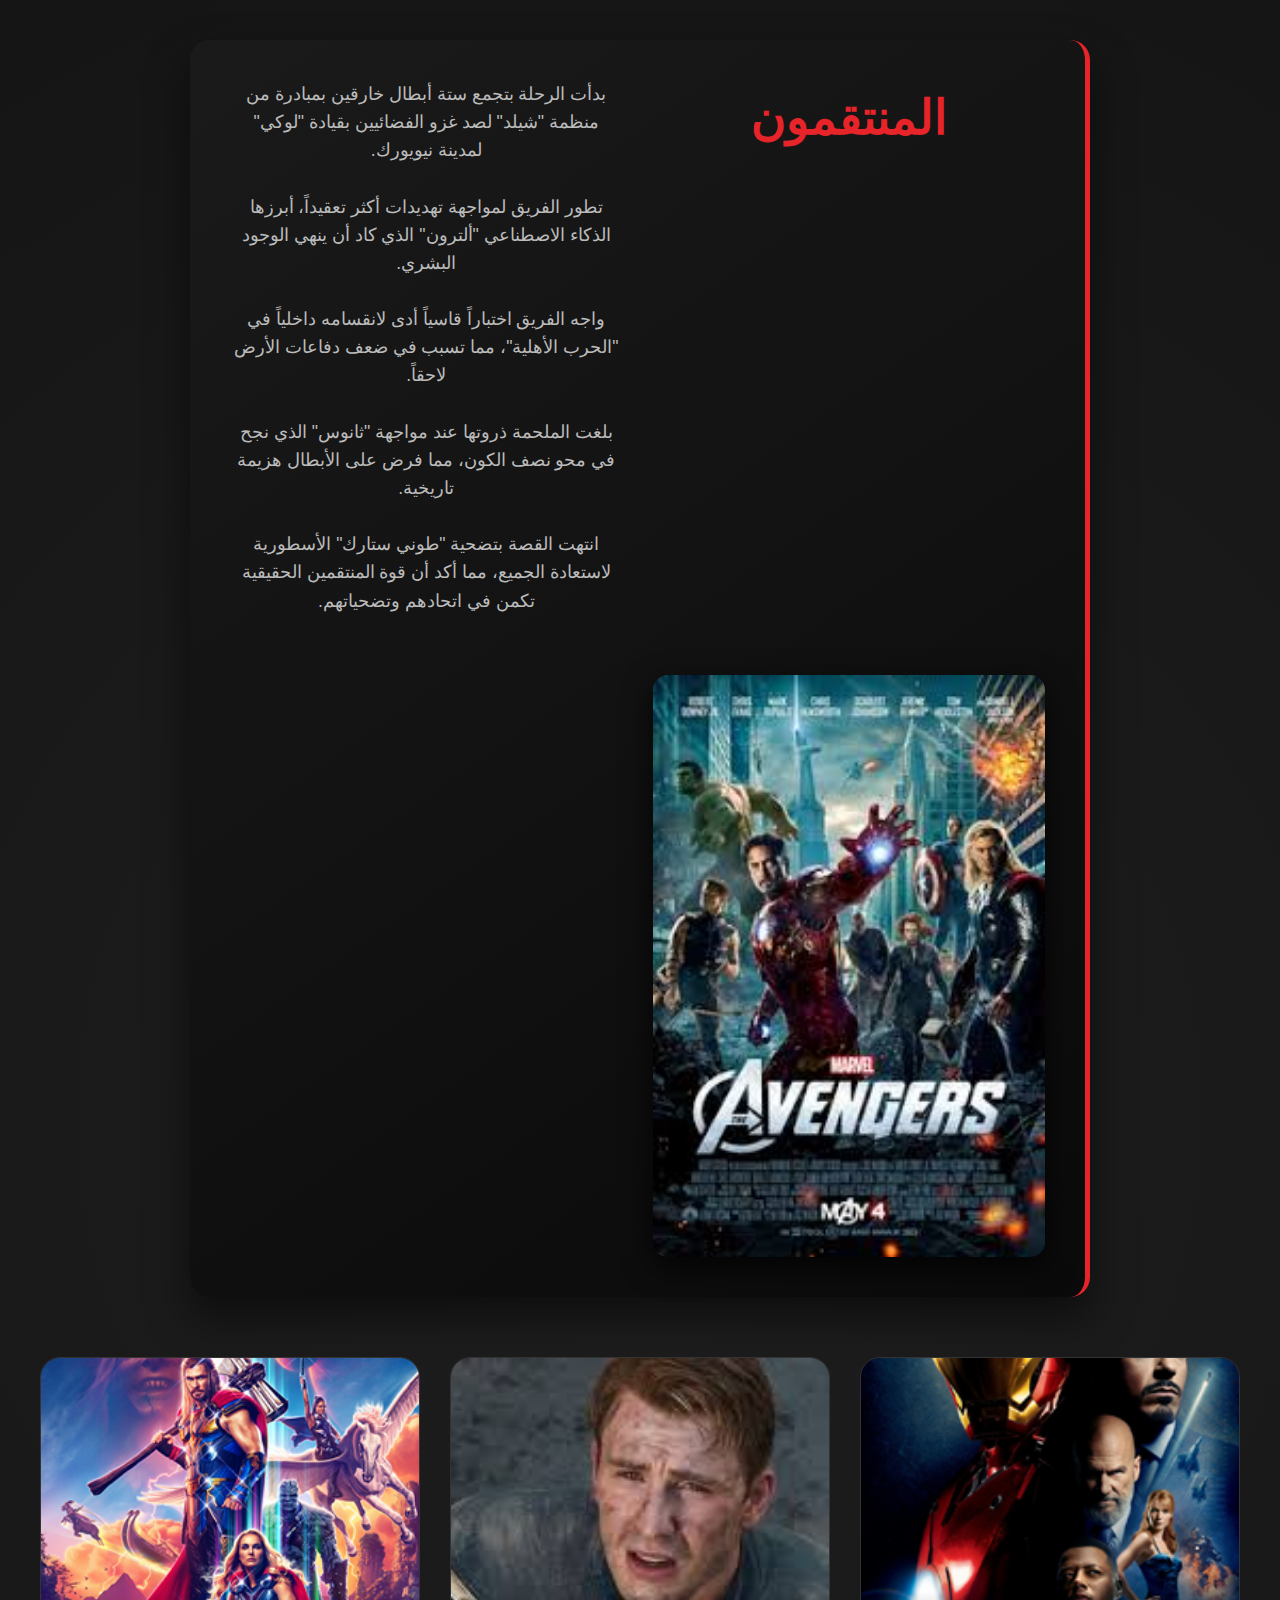
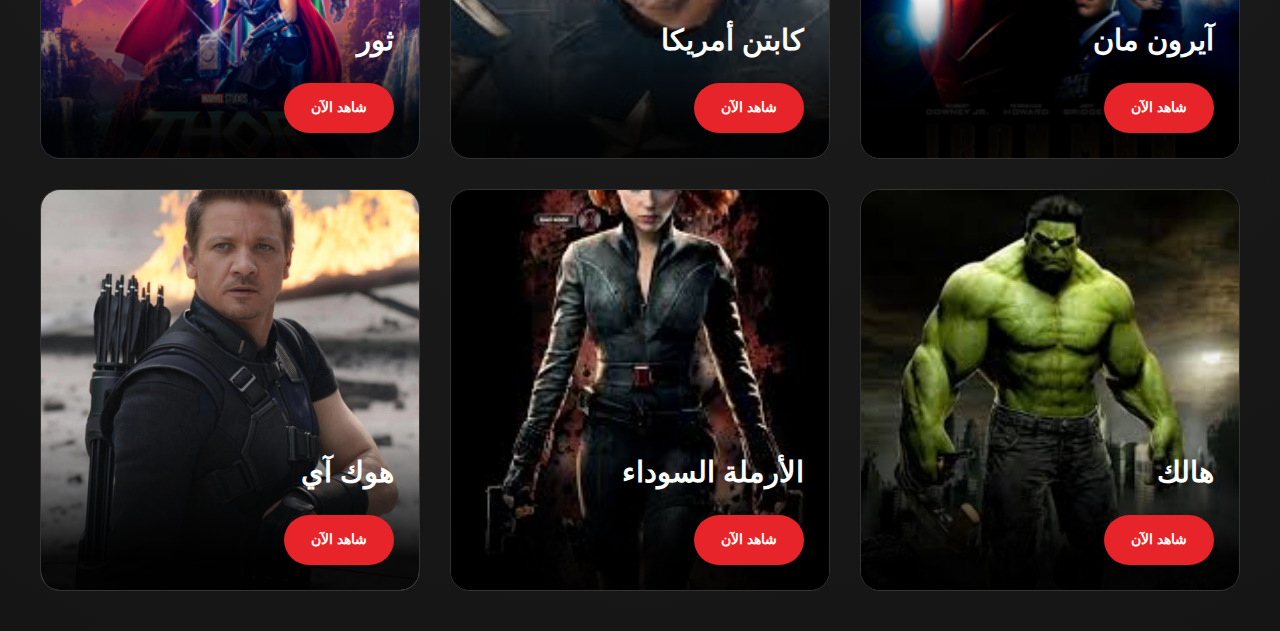
<file: marvel/another pages/avengers.html>
<!DOCTYPE html>
<html lang="ar" dir="rtl">
<head>
    <meta charset="UTF-8">
    <meta name="viewport" content="width=device-width, initial-scale=1.0">
    <title>Avengers</title>
    <link rel="stylesheet" href="https://cdnjs.cloudflare.com/ajax/libs/font-awesome/6.4.0/css/all.min.css">
    <link rel="stylesheet" href="index2.css">
    <link rel="stylesheet" href="teams.css">
</head>
<body>
    <div id="root"></div>
    <script src="teames.js"></script>
</body>
</html>
</file>
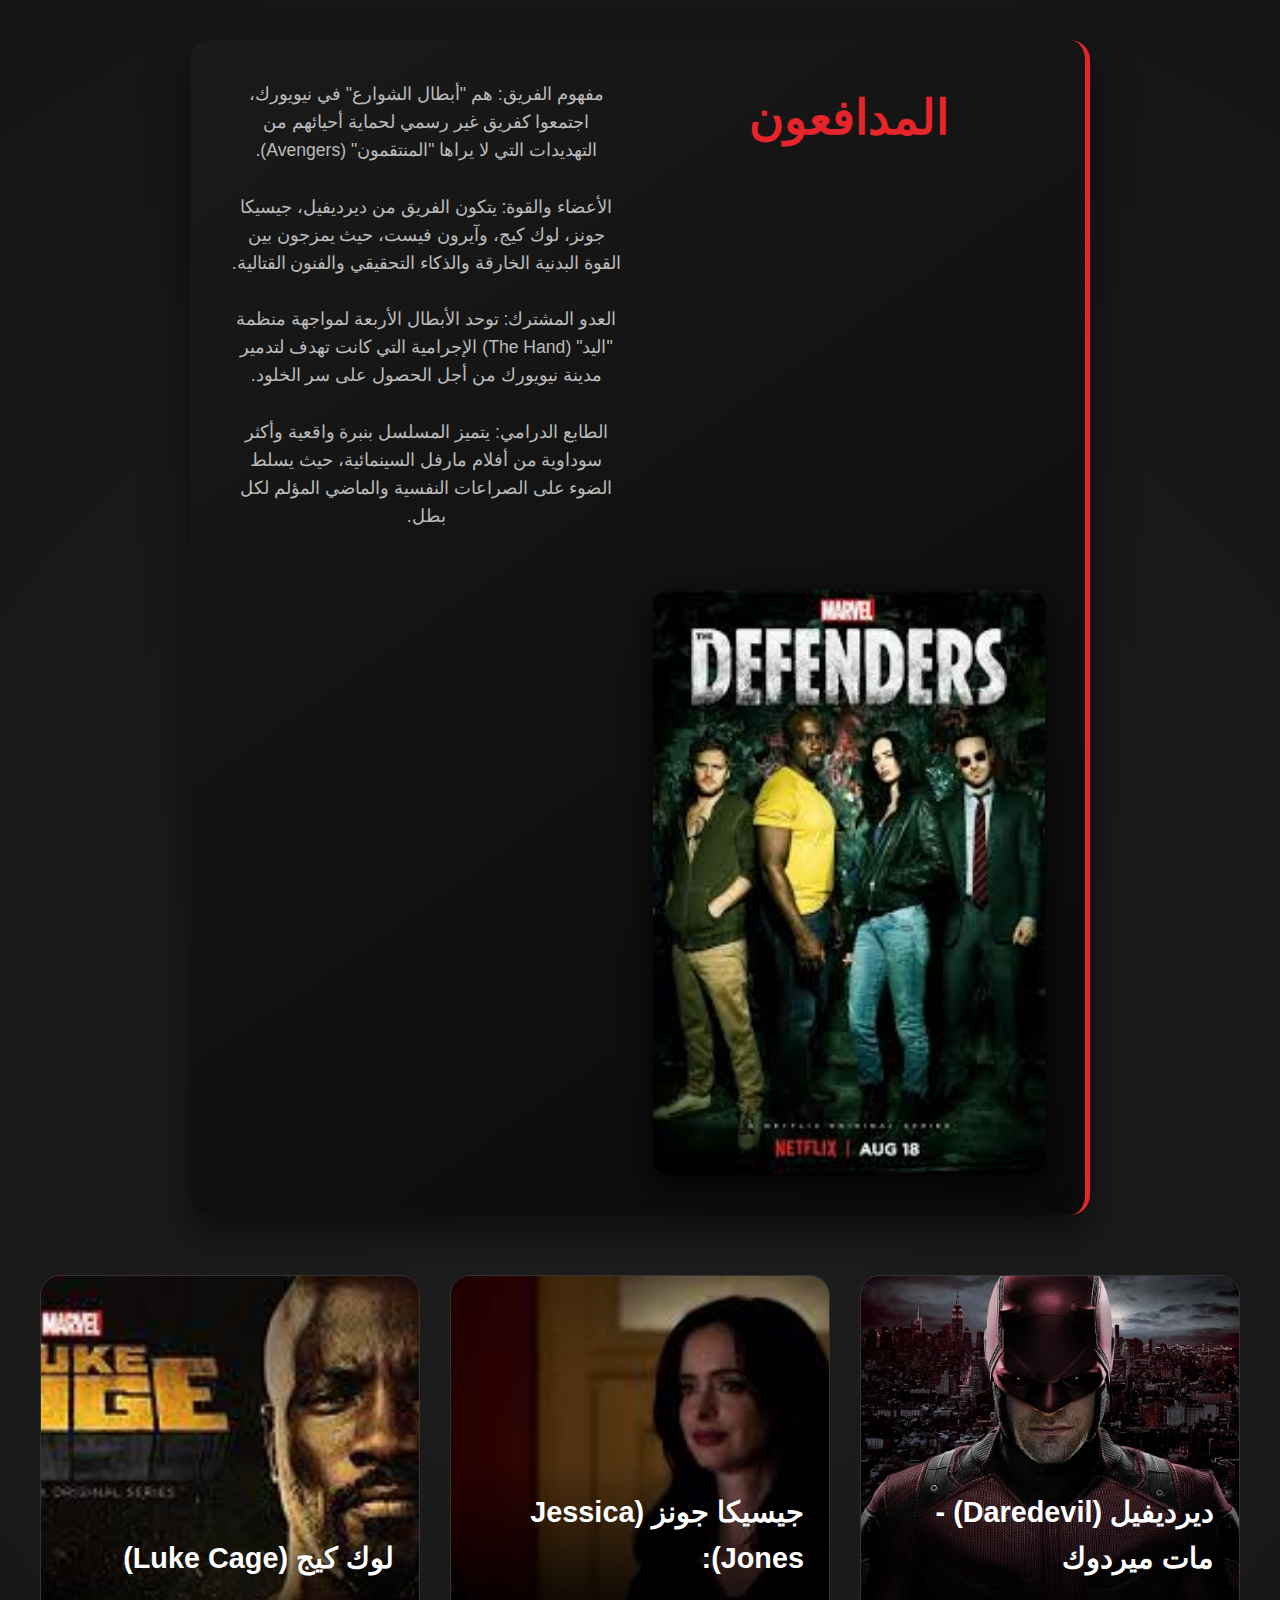
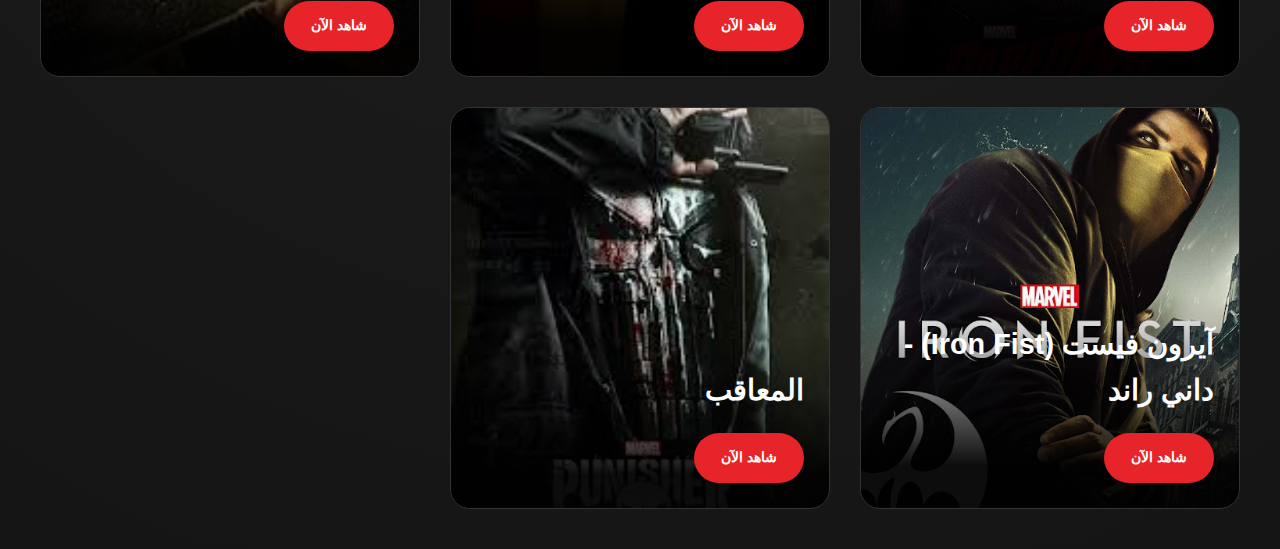
<file: marvel/another pages/Defeners.html>
<!DOCTYPE html>
<html lang="ar" dir="rtl">
<head>
    <meta charset="UTF-8">
    <meta name="viewport" content="width=device-width, initial-scale=1.0">
    <title>Defernce</title>
    <link rel="stylesheet" href="https://cdnjs.cloudflare.com/ajax/libs/font-awesome/6.4.0/css/all.min.css">
    <link rel="stylesheet" href="index2.css">
    <link rel="stylesheet" href="teams.css">
</head>
<body>
    <div id="root"></div>
    <script src="teames.js"></script>
</body>
</html>
</file>
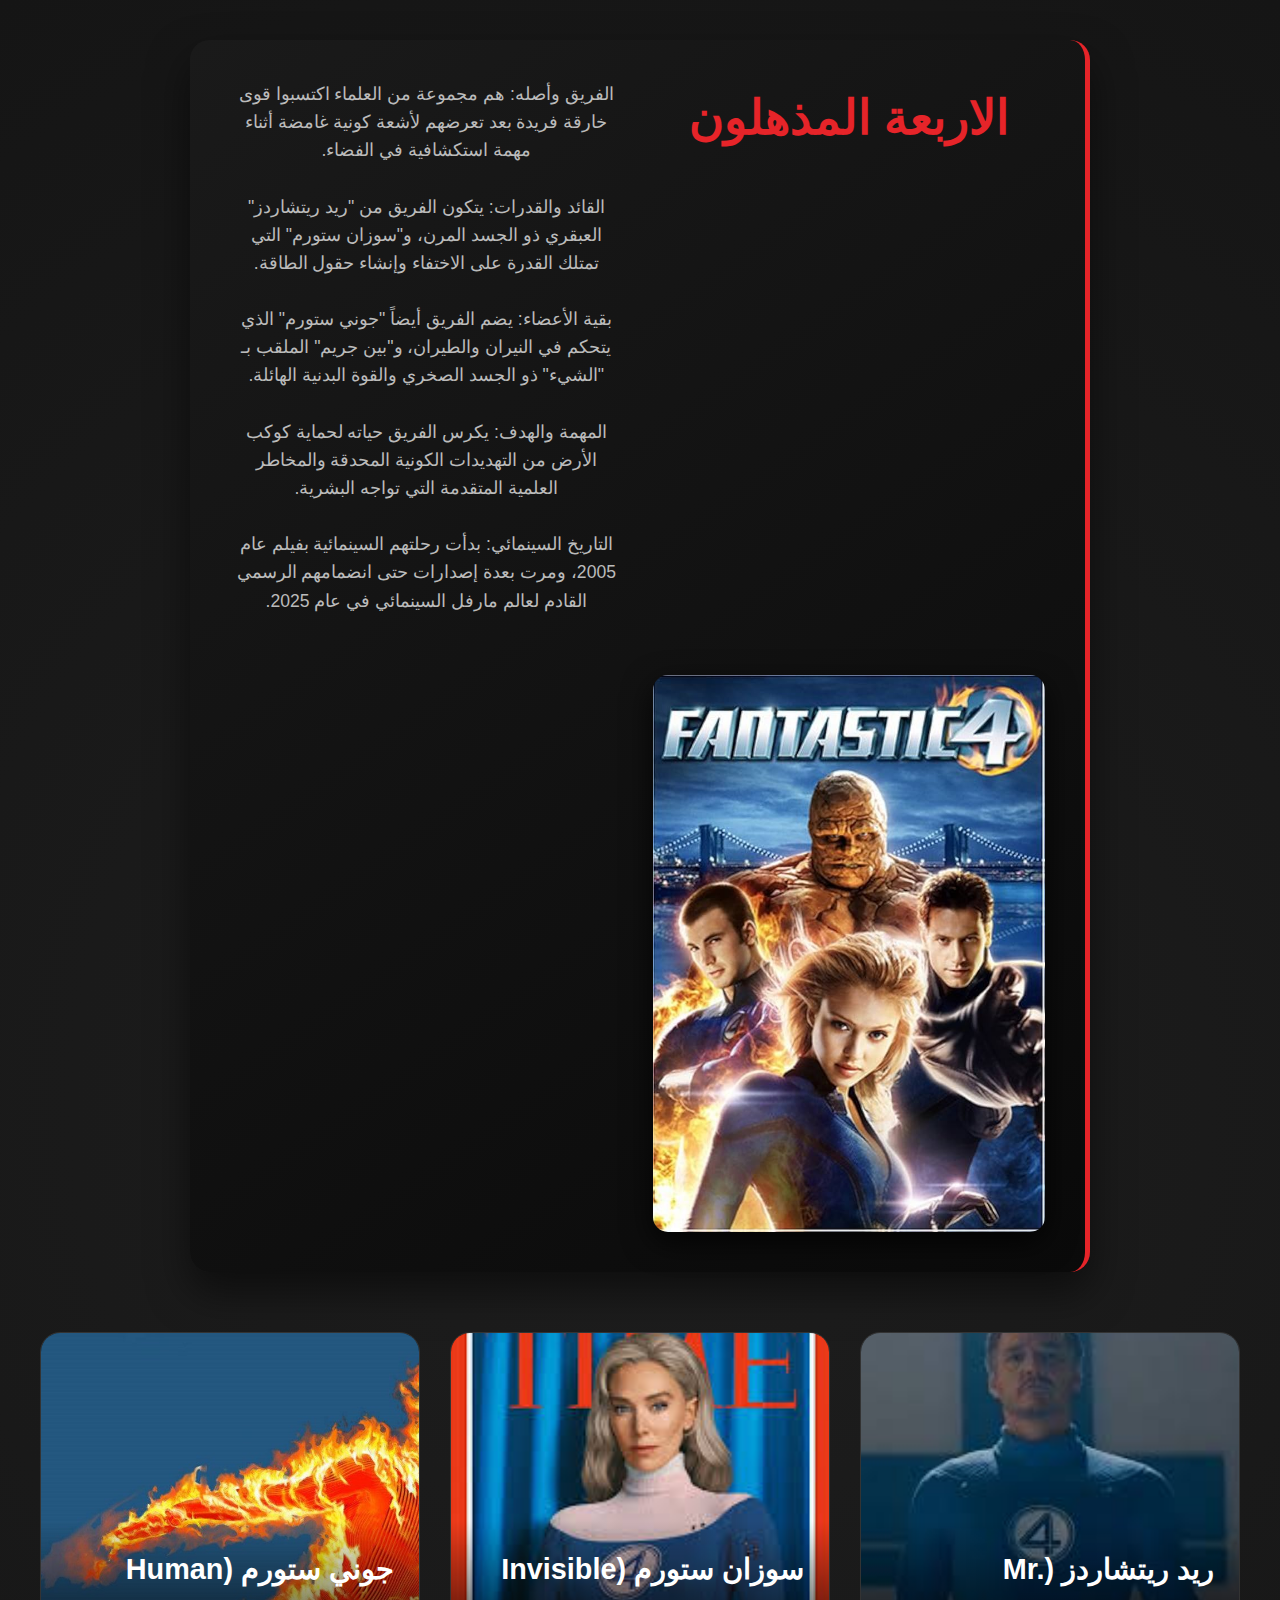
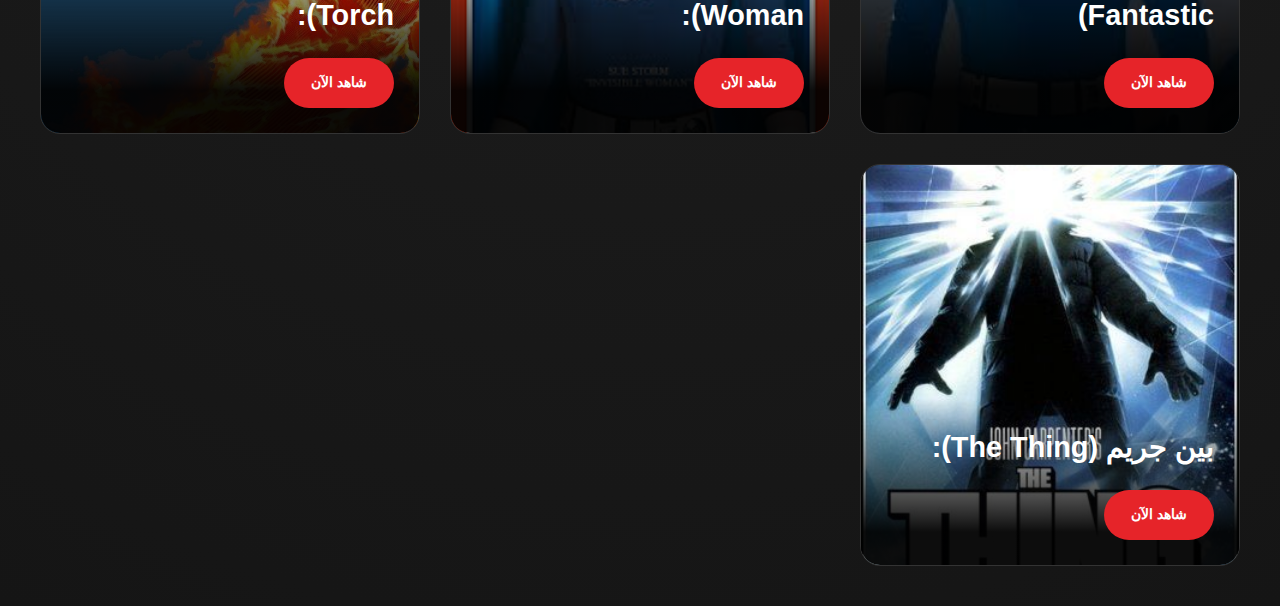
<file: marvel/another pages/fantasticfour.html>
<!DOCTYPE html>
<html lang="ar" dir="rtl">
<head>
    <meta charset="UTF-8">
    <meta name="viewport" content="width=device-width, initial-scale=1.0">
    <title>Fantastic Four</title>
    <link rel="stylesheet" href="https://cdnjs.cloudflare.com/ajax/libs/font-awesome/6.4.0/css/all.min.css">
    <link rel="stylesheet" href="index2.css">
    <link rel="stylesheet" href="teams.css">
</head>
<body>
    <div id="root"></div>
    <script src="teames.js"></script>
</body>
</html>
</file>
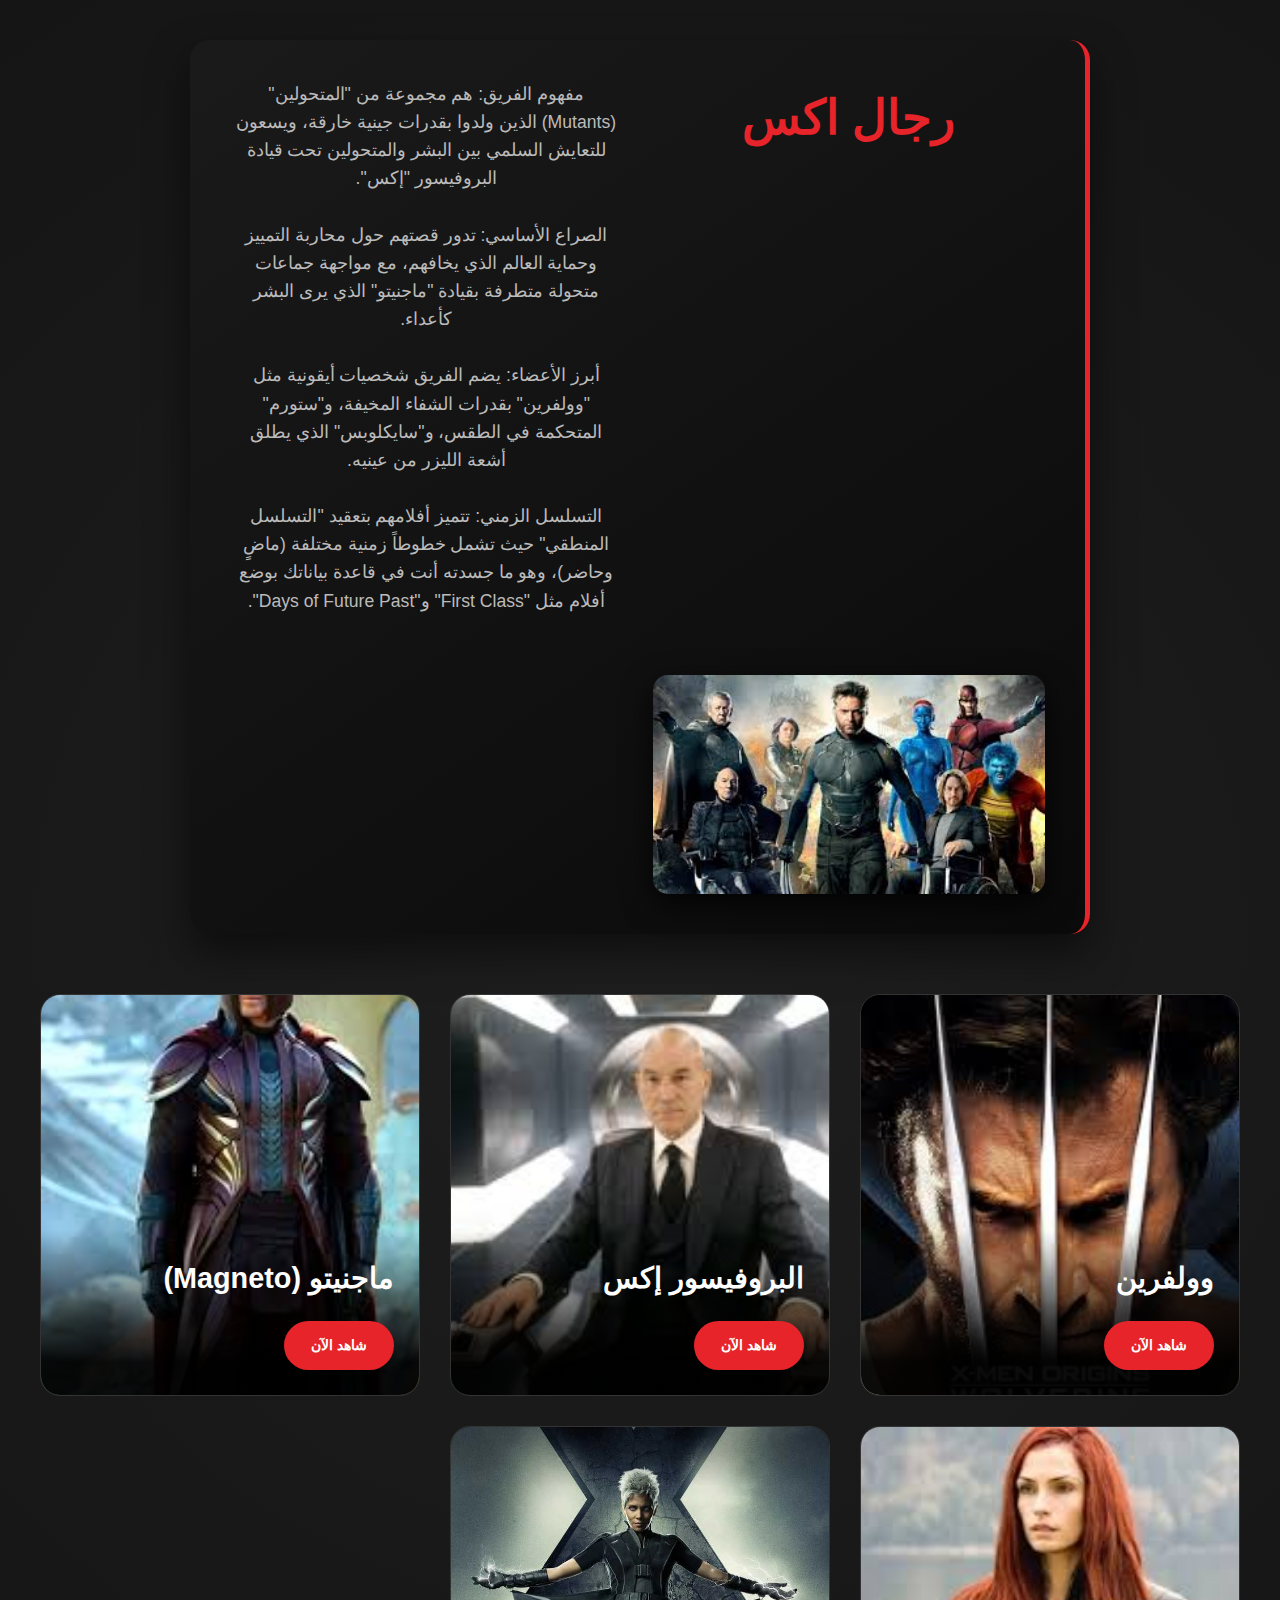
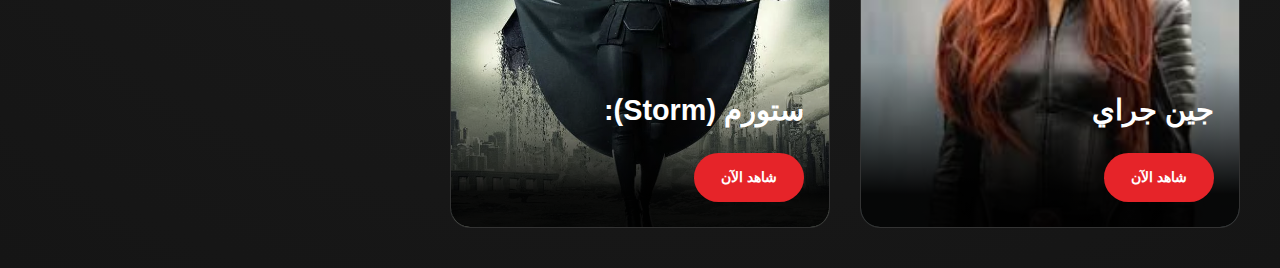
<file: marvel/another pages/X_man.html>
<!DOCTYPE html>
<html lang="ar" dir="rtl">
<head>
    <meta charset="UTF-8">
    <meta name="viewport" content="width=device-width, initial-scale=1.0">
    <title>X_man</title>
    <link rel="stylesheet" href="https://cdnjs.cloudflare.com/ajax/libs/font-awesome/6.4.0/css/all.min.css">
    <link rel="stylesheet" href="index2.css">
    <link rel="stylesheet" href="teams.css">
</head>
<body>
    <div id="root"></div>
    <script src="teames.js"></script>
</body>
</html>
</file>
<file: marvel/another pages/index2.css>
/* =========================================
   إعدادات عامة للصفحة (Global Settings)
   ========================================= */
* {
    margin: 0;
    padding: 0;
    box-sizing: border-box;
    font-family: 'Segoe UI', Tahoma, Geneva, Verdana, sans-serif;
}
h1{
    color: black;
    font-size: 1.5rem;
    text-decoration: overline;
    text-align: center;
}

body {
    background-color: #151515;
    background-image: radial-gradient(circle at 50% 50%, #1e1e1e 0%, #151515 100%);
    color: #f0f0f0;
    direction: rtl;
    overflow-x: hidden;
    min-height: 100vh;
}

a {
    text-decoration: none;
    color: inherit;
    transition: color 0.3s ease;
}

/* =========================================
   شريط التنقل (Navigation Bar)
   ========================================= */
.main_navbar {
    display: flex;
    justify-content: space-between;
    align-items: center;
    padding: 15px 5%;
    background: rgba(21, 21, 21, 0.9);
    border-bottom: 2px solid #ed1d24;
    position: sticky;
    top: 0;
    z-index: 1000;
    box-shadow: 0 4px 20px rgba(0, 0, 0, 0.6);
    backdrop-filter: blur(12px);
}

.main_navbar h1 {
    color: #ed1d24;
    font-size: 2.2rem;
    font-weight: 800;
    text-transform: uppercase;
    letter-spacing: 2px;
    text-shadow: 0 0 15px rgba(237, 29, 36, 0.4);
    transition: transform 0.3s ease;
}

.main_navbar h1:hover {
    transform: scale(1.05);
}

.main_navbar ul {
    display: flex;
    list-style: none;
    gap: 25px;
}

.main_navbar ul li a {
    font-size: 1.1rem;
    font-weight: 600;
    padding: 8px 15px;
    border-radius: 5px;
    position: relative;
    overflow: hidden;
}

.main_navbar ul li a::after {
    content: '';
    position: absolute;
    bottom: 0;
    left: 0;
    width: 0;
    height: 2px;
    background-color: #ed1d24;
    transition: width 0.3s ease;
}

.main_navbar ul li a:hover {
    color: #fff;
}

.main_navbar ul li a:hover::after {
    width: 100%;
}

/* شريط البحث */
.search {
    display: flex;
    gap: 10px;
    background: #252525;
    padding: 6px;
    border-radius: 50px;
    border: 1px solid #444;
    transition: box-shadow 0.3s ease, border-color 0.3s ease;
}

.search:focus-within {
    border-color: #ed1d24;
    box-shadow: 0 0 10px rgba(237, 29, 36, 0.2);
}

#search_input {
    background: transparent;
    border: none;
    padding: 8px 15px;
    color: white;
    outline: none;
    width: 220px;
    font-size: 0.95rem;
}

.search #button {
    background: #ed1d24;
    color: white;
    border: none;
    padding: 8px 25px;
    border-radius: 50px;
    cursor: pointer;
    font-weight: bold;
    transition: background 0.3s, transform 0.2s;
    display: flex;
    align-items: center;
    gap: 5px;
}

.search #button:hover {
    background: #c7151b;
    transform: scale(1.05);
}

/* =========================================
   العناوين والأقسام (Sections & Headers)
   ========================================= */
.top {
    text-align: center;
    margin: 50px 0 30px;
    position: relative;
}

.top h2 {
    display: inline-block;
    font-size: 2.2rem;
    color: #fff;
    border-bottom: 3px solid #ed1d24;
    padding-bottom: 12px;
    text-shadow: 0 0 15px rgba(237, 29, 36, 0.4);
    position: relative;
}

.top h2::before {
    content: '\f005'; /* Star icon from FontAwesome */
    font-family: 'Font Awesome 6 Free';
    font-weight: 900;
    position: absolute;
    left: -35px;
    top: 50%;
    transform: translateY(-50%);
    color: #ed1d24;
    font-size: 1.2rem;
}

.top h2::after {
    content: '\f005'; /* Star icon from FontAwesome */
    font-family: 'Font Awesome 6 Free';
    font-weight: 900;
    position: absolute;
    right: -35px;
    top: 50%;
    transform: translateY(-50%);
    color: #ed1d24;
    font-size: 1.2rem;
}

/* =========================================
   حاوية الأفلام (Movies Grid)
   ========================================= */
.main, #financial_filmes, #top_filmes {
    display: grid;
    grid-template-columns: repeat(auto-fill, minmax(260px, 1fr));
    gap: 30px;
    padding: 20px 6%;
    width: 100%;
}

/* بطاقة الفيلم */
.movie-card {
    background: #222;
    border-radius: 16px;
    padding: 25px;
    text-align: center;
    transition: all 0.4s cubic-bezier(0.175, 0.885, 0.32, 1.275);
    border: 1px solid #333;
    display: flex;
    flex-direction: column;
    justify-content: center;
    align-items: center;
    min-height: 160px;
    position: relative;
    overflow: hidden;
    box-shadow: 0 5px 15px rgba(0,0,0,0.3);
}

.movie-card::before {
    content: '';
    position: absolute;
    top: 0;
    left: 0;
    width: 100%;
    height: 100%;
    background: linear-gradient(135deg, rgba(237, 29, 36, 0.1), transparent);
    opacity: 0;
    transition: opacity 0.3s ease;
}

.movie-card:hover {
    transform: translateY(-10px);
    box-shadow: 0 15px 30px rgba(237, 29, 36, 0.2);
    border-color: #ed1d24;
    background: #282828;
}

.movie-card:hover::before {
    opacity: 1;
}

/* أيقونة الفيلم */
.movie-card a::before {
    content: '\f008'; /* Film icon */
    font-family: 'Font Awesome 6 Free';
    font-weight: 900;
    display: block;
    font-size: 2.5rem;
    margin-bottom: 15px;
    color: #555;
    transition: color 0.3s ease, transform 0.3s ease;
}

.movie-card:hover a::before {
    color: #ed1d24;
    transform: scale(1.1) rotate(5deg);
}

.movie-card a {
    font-size: 1.2rem;
    font-weight: 700;
    color: #fff;
    display: block;
    margin-bottom: 10px;
    z-index: 1;
    position: relative;
    text-decoration: none;
}

.movie-card p.revenue {
    color: #ccc;
    font-size: 1rem;
    margin-top: 10px;
    font-family: 'Consolas', monospace;
    background: rgba(0, 0, 0, 0.4);
    padding: 6px 12px;
    border-radius: 8px;
    width: 100%;
    border: 1px solid #444;
    z-index: 1;
    position: relative;
}

.movie-card.financial a::before {
    content: '\f4c0'; /* Money/Hand holding dollar icon */
}

.movie-card.top-rated a::before {
    content: '\f005'; /* Star icon */
}

/* =========================================
   معرض الصور السفلي (Gallery)
   ========================================= */
.gallery-container {
    display: flex;
    justify-content: center;
    flex-wrap: wrap;
    gap: 25px;
    padding: 60px 5%;
    background: #111;
    margin-top: 60px;
    border-top: 1px solid #333;
    position: relative;
}

.gallery-container::before {
    content: 'معرض الصور';
    position: absolute;
    top: -20px;
    left: 50%;
    transform: translateX(-50%);
    background: #151515;
    padding: 0 20px;
    color: #777;
    font-size: 1.2rem;
    font-weight: bold;
    letter-spacing: 2px;
}

.gallery-container img {
    width: 260px;
    height: 380px;
    object-fit: cover;
    border-radius: 12px;
    transition: all 0.5s ease;
    filter: grayscale(60%) brightness(0.8);
    box-shadow: 0 10px 20px rgba(0,0,0,0.5);
    cursor: pointer;
}

.gallery-container img:hover {
    transform: scale(1.08) translateY(-10px);
    filter: grayscale(0%) brightness(1.1);
    box-shadow: 0 20px 40px rgba(237, 29, 36, 0.3);
    z-index: 10;
    border: 2px solid #ed1d24;
}

/* =========================================
   رسالة الترحيب (Welcome Message) - كما هي
   ========================================= */
#welcome_message {
    position: fixed;
    top: 50%;
    left: 50%;
    transform: translate(-50%, -50%);
    background: linear-gradient(135deg, rgba(20, 20, 20, 0.95), rgba(40, 40, 40, 0.98));
    color: white;
    padding: 50px;
    border-radius: 20px;
    text-align: center;
    box-shadow: 0 15px 40px rgba(0, 0, 0, 0.6), 0 0 30px rgba(220, 20, 60, 0.4);
    z-index: 9999;
    width: 85%;
    max-width: 700px;
    border: 2px solid rgba(220, 20, 60, 0.5);
    backdrop-filter: blur(15px);
    font-family: 'Segoe UI', Tahoma, Geneva, Verdana, sans-serif;
    animation: fadeIn 0.5s ease-out;
}

#welcome_message h2 {
    color: #ed1d24; /* Marvel Red */
    margin-bottom: 25px;
    font-size: 2.8em;
    text-transform: uppercase;
    letter-spacing: 2px;
    font-weight: 800;
    text-shadow: 2px 2px 4px rgba(0, 0, 0, 0.8);
}

#welcome_message p {
    font-size: 1.3em;
    line-height: 1.8;
    margin-bottom: 35px;
    color: #f0f0f0;
    font-weight: 500;
}

#start_button {
    background: linear-gradient(45deg, #ed1d24, #c7151b);
    color: white;
    border: none;
    padding: 15px 45px;
    font-size: 1.2em;
    border-radius: 50px;
    cursor: pointer;
    transition: all 0.3s ease;
    text-transform: uppercase;
    font-weight: bold;
    letter-spacing: 1px;
    box-shadow: 0 5px 15px rgba(237, 29, 36, 0.4);
    outline: none;
}

#start_button:hover {
    background: linear-gradient(45deg, #ff2e36, #e61b22);
    transform: translateY(-3px) scale(1.05);
    box-shadow: 0 8px 25px rgba(237, 29, 36, 0.6);
}

#start_button:active {
    transform: translateY(-1px);
}

@keyframes fadeIn {
    from {
        opacity: 0;
        transform: translate(-50%, -60%);
    }
    to {
        opacity: 1;
        transform: translate(-50%, -50%);
    }
}

/* =========================================
   التجاوب مع الشاشات (Responsive Design)
   ========================================= */
@media (max-width: 768px) {
    .main_navbar {
        flex-direction: column;
        gap: 15px;
        padding: 15px;
    }

    .main_navbar ul {
        flex-direction: column;
        align-items: center;
        gap: 10px;
    }

    .search {
        width: 100%;
        justify-content: center;
    }
    
    #search_input {
        width: 60%;
    }

    .main, #financial_filmes, #top_filmes {
        grid-template-columns: repeat(auto-fill, minmax(100%, 1fr));
        padding: 10px 20px;
    }
    
    #welcome_message {
        padding: 30px;
        width: 95%;
    }
    
    #welcome_message h2 {
        font-size: 2em;
    }
}

.welcome_hidden{
    opacity: 0;
    visibility: hidden;
}
</file>
<file: marvel/another pages/teams.css>
/* --- المتغيرات الأساسية --- */
:root {
    --marvel-red: #e62429;
    --dark-bg: #050505;
    --card-bg: #151515;
    --text-gray: #bbbbbb;
    --transition: all 0.4s cubic-bezier(0.175, 0.885, 0.32, 1.275);
}

/* --- الإعدادات العامة --- */
body {
    background-color: var(--dark-bg);
    color: white;
    font-family: 'Poppins', sans-serif;
    margin: 0;
    padding: 40px 20px;
    line-height: 1.6;
}

/* تخصيص شريط التمرير (Scrollbar) */
::-webkit-scrollbar {
    width: 8px;
}
::-webkit-scrollbar-track {
    background: var(--dark-bg);
}
::-webkit-scrollbar-thumb {
    background: var(--marvel-red);
    border-radius: 10px;
}

/* --- القسم العلوي (Main Section) --- */
.main {
    text-align: center;
    max-width: 900px;
    margin: 0 auto 60px auto;
    background: linear-gradient(145deg, #1a1a1a, #0a0a0a);
    padding: 40px;
    border-radius: 20px;
    border-right: 5px solid var(--marvel-red);
    box-shadow: 0 20px 40px rgba(0,0,0,0.5);
}

.main h2 {
    color: var(--marvel-red);
    font-size: 3rem;
    text-transform: uppercase;
    margin-bottom: 20px;
    letter-spacing: 2px;
}

.main p {
    color: var(--text-gray);
    font-size: 1.1rem;
    margin-bottom: 30px;
}

.main img {
    width: 100%;
    max-width: 700px;
    border-radius: 15px;
    box-shadow: 0 10px 30px rgba(0,0,0,0.8);
}

/* --- شبكة الأبطال (Heroes Grid) --- */
#show {
    display: grid;
    grid-template-columns: repeat(auto-fit, minmax(280px, 1fr));
    gap: 30px;
    max-width: 1200px;
    margin: 0 auto;
}

/* --- كارت البطل (Hero Card) --- */
.hero-card {
    position: relative;
    background: var(--card-bg);
    border-radius: 20px;
    overflow: hidden;
    border: 1px solid #333;
    transition: var(--transition);
}

.hero-card:hover {
    transform: translateY(-10px) scale(1.02);
    border-color: var(--marvel-red);
    box-shadow: 0 15px 30px rgba(230, 36, 41, 0.3);
}

/* حاوية الصورة */
.img-container {
    position: relative;
    height: 400px;
    overflow: hidden;
}

.hero-card img {
    width: 100%;
    height: 100%;
    object-fit: cover;
    transition: transform 0.5s ease;
}

.hero-card:hover img {
    transform: scale(1.1);
}

/* طبقة المعلومات (Overlay Info) */
.hero-info {
    position: absolute;
    bottom: 0;
    left: 0;
    right: 0;
    padding: 25px;
    background: linear-gradient(to top, rgba(0,0,0,0.95) 20%, transparent);
    text-align: right;
}

.hero-card h3 {
    margin: 0;
    font-size: 1.8rem;
    color: white;
}

.hero-card p {
    font-size: 0.95rem;
    color: var(--text-gray);
    margin: 10px 0;
    height: 0;
    opacity: 0;
    transition: all 0.4s ease;
    overflow: hidden;
}

.hero-card:hover p {
    height: auto;
    opacity: 1;
    margin-bottom: 15px;
}

/* زر المشاهدة (Watch Button) */
.watch-btn {
    display: inline-block;
    background-color: var(--marvel-red);
    color: white;
    padding: 12px 25px;
    border-radius: 50px;
    text-decoration: none;
    font-weight: bold;
    font-size: 0.85rem;
    transition: 0.3s ease;
    border: 2px solid transparent;
}

.watch-btn:hover {
    background-color: transparent;
    border-color: white;
    color: white;
}

/* --- الاستجابة (Responsive) --- */
@media (max-width: 768px) {
    .main h2 { font-size: 2rem; }
    .main { padding: 20px; }
    .hero-card p { height: auto; opacity: 1; } /* إظهار النص دائماً في الموبايل */
}
</file>
